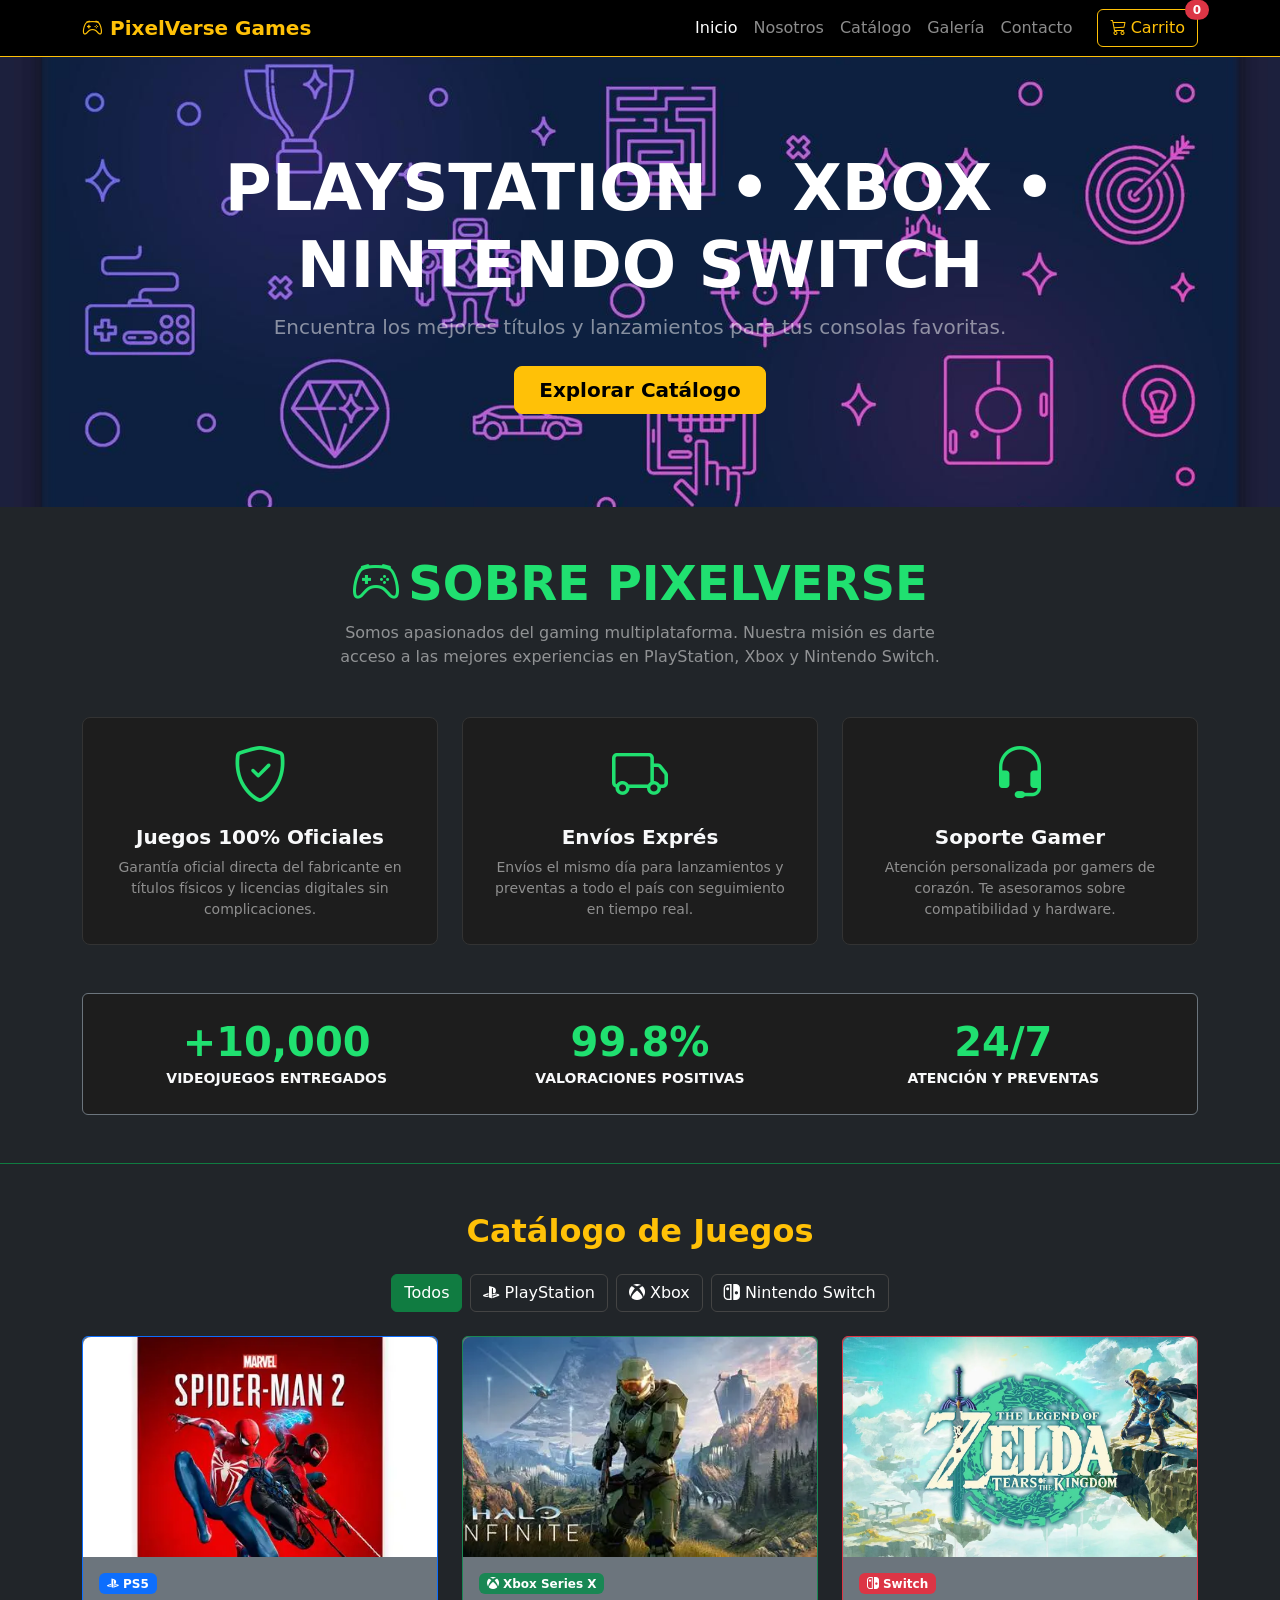
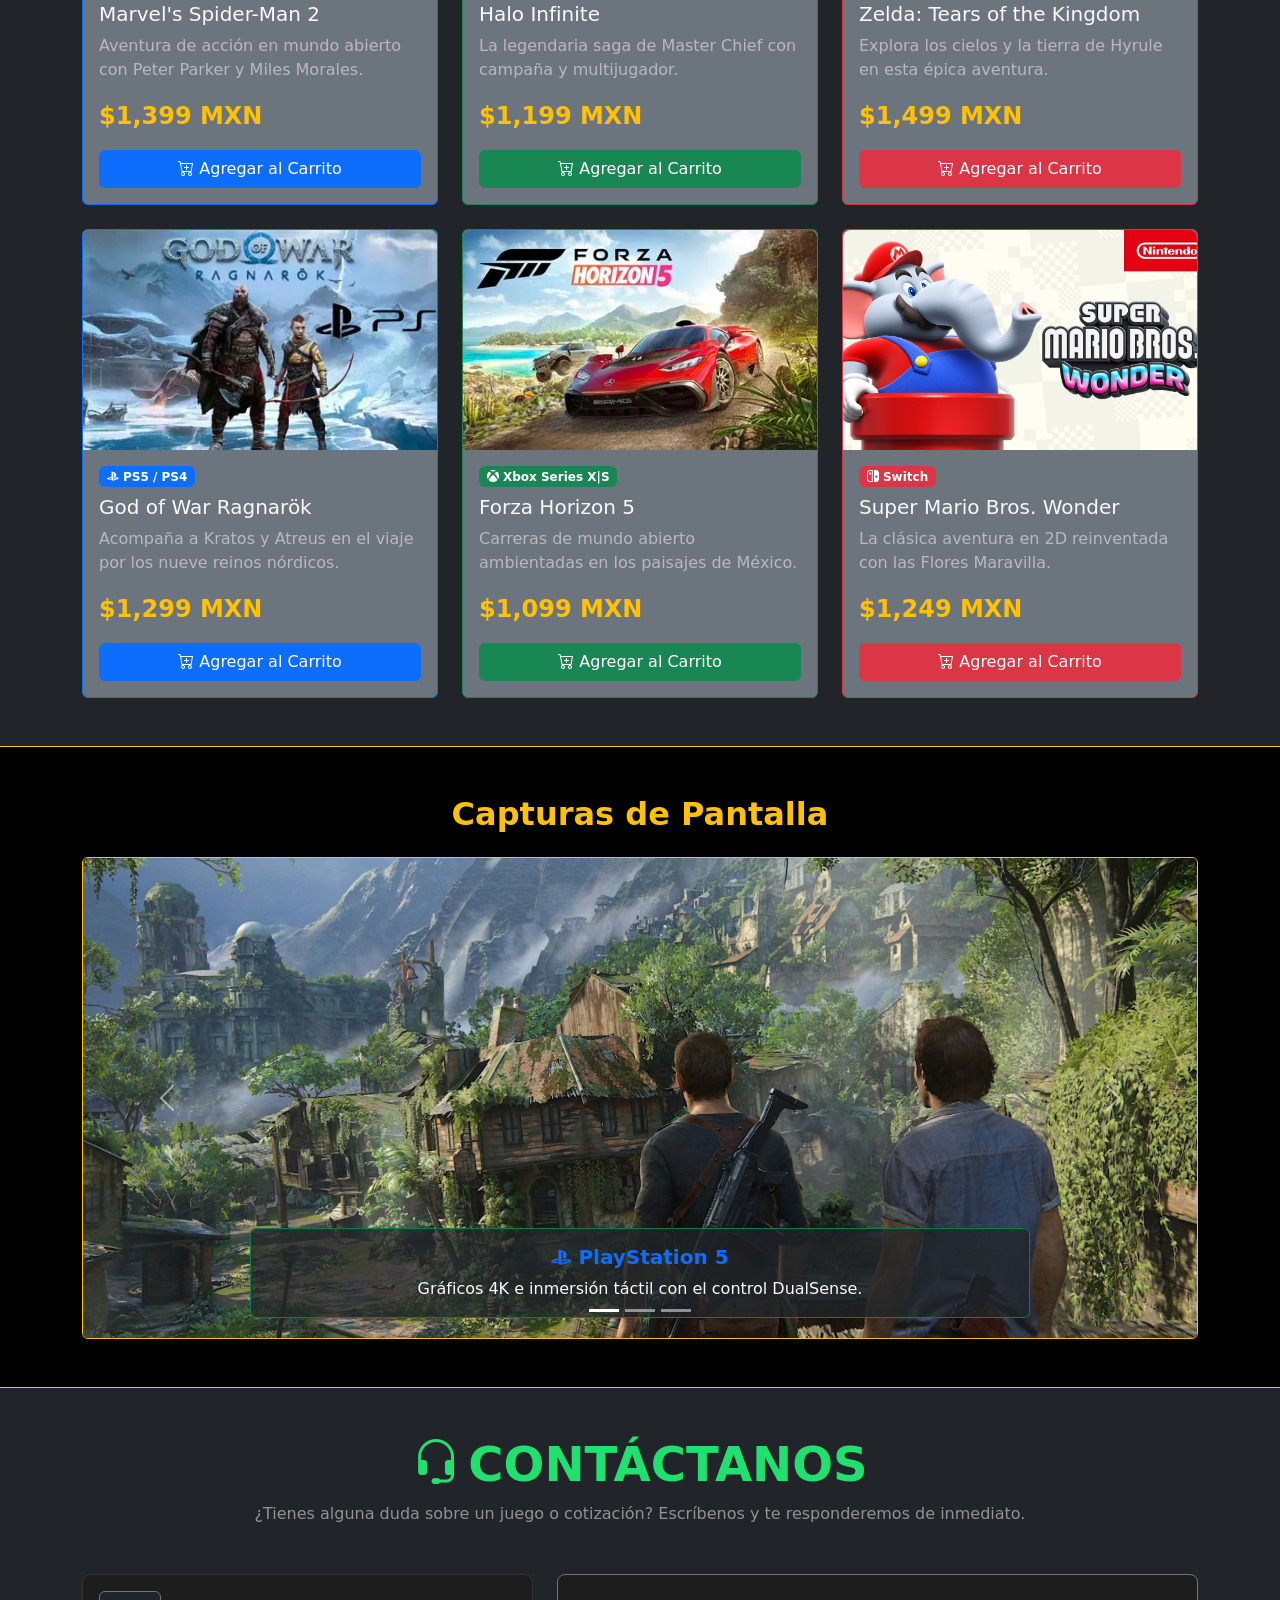
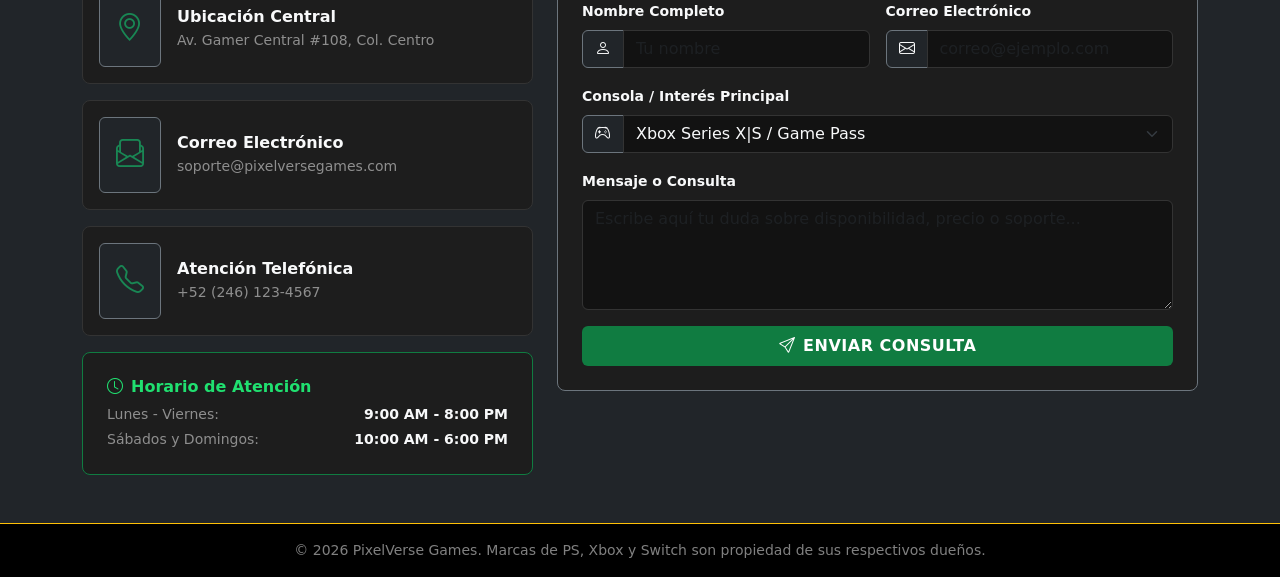
<file: index.html>
<!DOCTYPE html>
<html lang="es">
<head>
    <meta charset="UTF-8">
    <meta name="viewport" content="width=device-width, initial-scale=1.0">
    <title>PixelVerse Games - Consolas & Videojuegos</title>
    <!-- Bootstrap CSS -->
    <link href="https://cdn.jsdelivr.net/npm/bootstrap@5.3.2/dist/css/bootstrap.min.css" rel="stylesheet">
    <!-- Bootstrap Icons -->
    <link rel="stylesheet" href="https://cdn.jsdelivr.net/npm/bootstrap-icons@1.11.1/font/bootstrap-icons.css">
    <!-- Estilos Personalizados -->
    <link rel="stylesheet" href="css/styles.css">
</head> 

   <!-- Enlace al Manifiesto PWA -->
<link rel="manifest" href="./manifest.json">
<meta name="theme-color" content="#2563eb">

<!-- Registro del Service Worker -->
<script>
  if ('serviceWorker' in navigator) {
    window.addEventListener('load', () => {
      navigator.serviceWorker.register('./sw.js')
        .then(reg => console.log('Service Worker registrado con éxito:', reg.scope))
        .catch(err => console.error('Error al registrar el Service Worker:', err));
    });
  }
</script>
  
<body class="bg-dark text-light">

    <!-- BARRA DE NAVEGACIÓN -->
    <nav class="navbar navbar-expand-lg navbar-dark bg-black sticky-top border-bottom border-warning">
        <div class="container">
            <a class="navbar-brand fw-bold text-warning" href="#inicio">
                <i class="bi bi-controller me-2"></i>PixelVerse Games
            </a>
            <button class="navbar-toggler" type="button" data-bs-toggle="collapse" data-bs-target="#navbarNav">
                <span class="navbar-toggler-icon"></span>
            </button>
            <div class="collapse navbar-collapse" id="navbarNav">
                <ul class="navbar-nav ms-auto">
                    <li class="nav-item"><a class="nav-link active" href="#inicio">Inicio</a></li>
                    <li class="nav-item"><a class="nav-link" href="#nosotros">Nosotros</a></li>
                    <li class="nav-item"><a class="nav-link" href="#productos">Catálogo</a></li>
                    <li class="nav-item"><a class="nav-link" href="#galeria">Galería</a></li>
                    <li class="nav-item"><a class="nav-link" href="#contacto">Contacto</a></li>
                </ul>
                <button class="btn btn-outline-warning ms-lg-3 position-relative" data-bs-toggle="modal" data-bs-target="#modalCarrito">
                    <i class="bi bi-cart3"></i> Carrito
                    <span id="contador-carrito" class="position-absolute top-0 start-100 translate-middle badge rounded-pill bg-danger">0</span>
                </button>
            </div>
        </div>
    </nav>

    <!-- SECCIÓN 1: INICIO -->
    <section id="inicio" class="hero-section text-center text-white d-flex align-items-center">
        <div class="container py-5">
            <h1 class="display-3 fw-bold text-uppercase">PlayStation • Xbox • Nintendo Switch</h1>
            <p class="lead mb-4 text-white-50">Encuentra los mejores títulos y lanzamientos para tus consolas favoritas.</p>
            <a href="#productos" class="btn btn-warning btn-lg px-4 fw-bold">Explorar Catálogo</a>
        </div>
    </section>

    <!-- SECCIÓN 2: NOSOTROS MEJORADO -->
    <section id="nosotros" class="py-5 border-bottom border-xbox">
        <div class="container">
            <!-- Título principal -->
            <div class="text-center mb-5">
                <h2 class="brand-xbox fw-bold display-5 text-uppercase mb-2">
                    <i class="bi bi-controller me-2"></i>Sobre PixelVerse
                </h2>
                <p class="text-white-50 mx-auto" style="max-width: 650px;">
                    Somos apasionados del gaming multiplataforma. Nuestra misión es darte acceso a las mejores experiencias en PlayStation, Xbox y Nintendo Switch.
                </p>
            </div>

            <!-- Tarjetas Informativas / Valores -->
            <div class="row g-4 mb-5">
                <div class="col-md-4">
                    <div class="card card-xbox h-100 text-center p-4">
                        <div class="mb-3">
                            <i class="bi bi-shield-check display-4 brand-xbox"></i>
                        </div>
                        <h5 class="fw-bold text-light">Juegos 100% Oficiales</h5>
                        <p class="text-white-50 small mb-0">
                            Garantía oficial directa del fabricante en títulos físicos y licencias digitales sin complicaciones.
                        </p>
                    </div>
                </div>

                <div class="col-md-4">
                    <div class="card card-xbox h-100 text-center p-4">
                        <div class="mb-3">
                            <i class="bi bi-truck display-4 brand-xbox"></i>
                        </div>
                        <h5 class="fw-bold text-light">Envíos Exprés</h5>
                        <p class="text-white-50 small mb-0">
                            Envíos el mismo día para lanzamientos y preventas a todo el país con seguimiento en tiempo real.
                        </p>
                    </div>
                </div>

                <div class="col-md-4">
                    <div class="card card-xbox h-100 text-center p-4">
                        <div class="mb-3">
                            <i class="bi bi-headset display-4 brand-xbox"></i>
                        </div>
                        <h5 class="fw-bold text-light">Soporte Gamer</h5>
                        <p class="text-white-50 small mb-0">
                            Atención personalizada por gamers de corazón. Te asesoramos sobre compatibilidad y hardware.
                        </p>
                    </div>
                </div>
            </div>

            <!-- Métrica / Estadísticas de la Comunidad -->
            <div class="p-4 rounded bg-xbox-secondary border border-secondary text-center">
                <div class="row align-items-center">
                    <div class="col-md-4 mb-3 mb-md-0">
                        <h3 class="fw-bold brand-xbox display-6 mb-0">+10,000</h3>
                        <small class="text-uppercase text-light fw-semibold">Videojuegos Entregados</small>
                    </div>
                    <div class="col-md-4 mb-3 mb-md-0">
                        <h3 class="fw-bold brand-xbox display-6 mb-0">99.8%</h3>
                        <small class="text-uppercase text-light fw-semibold">Valoraciones Positivas</small>
                    </div>
                    <div class="col-md-4">
                        <h3 class="fw-bold brand-xbox display-6 mb-0">24/7</h3>
                        <small class="text-uppercase text-light fw-semibold">Atención y Preventas</small>
                    </div>
                </div>
            </div>
        </div>
    </section>

    <!-- SECCIÓN 3: PRODUCTOS / CATÁLOGO -->
    <section id="productos" class="py-5 border-bottom border-warning">
        <div class="container">
            <h2 class="text-center text-warning fw-bold mb-4">Catálogo de Juegos</h2>

            <!-- Botones de Filtro por Plataforma -->
            <div class="d-flex justify-content-center gap-2 mb-4 flex-wrap">
                <button class="btn btn-outline-light active btn-filtro" data-filtro="todos">Todos</button>
                <button class="btn btn-outline-primary btn-filtro" data-filtro="playstation"><i class="bi bi-playstation"></i> PlayStation</button>
                <button class="btn btn-outline-success btn-filtro" data-filtro="xbox"><i class="bi bi-xbox"></i> Xbox</button>
                <button class="btn btn-outline-danger btn-filtro" data-filtro="nintendo"><i class="bi bi-nintendo-switch"></i> Nintendo Switch</button>
            </div>

            <div class="row g-4" id="contenedor-productos">
                <!-- Juego PlayStation 1 -->
                <div class="col-md-4 tarjeta-producto" data-categoria="playstation">
                    <div class="card h-100 bg-secondary text-white border-primary">
                        <img src="Spiderman.webp" class="card-img-top" alt="Spider-Man 2">
                        <div class="card-body d-flex flex-column">
                            <span class="badge bg-primary mb-2 w-auto me-auto"><i class="bi bi-playstation"></i> PS5</span>
                            <h5 class="card-title text-light">Marvel's Spider-Man 2</h5>
                            <p class="card-text text-white-50">Aventura de acción en mundo abierto con Peter Parker y Miles Morales.</p>
                            <p class="fw-bold text-warning fs-4 mt-auto">$1,399 MXN</p>
                            <button class="btn btn-primary w-100 btn-agregar" data-nombre="Marvel's Spider-Man 2 (PS5)" data-precio="1399">
                                <i class="bi bi-cart-plus"></i> Agregar al Carrito
                            </button>
                        </div>
                    </div>
                </div>

                <!-- Juego Xbox 1 -->
                <div class="col-md-4 tarjeta-producto" data-categoria="xbox">
                    <div class="card h-100 bg-secondary text-white border-success">
                        <img src="Halo infinite.webp" class="card-img-top" alt="Halo Infinite">
                        <div class="card-body d-flex flex-column">
                            <span class="badge bg-success mb-2 w-auto me-auto"><i class="bi bi-xbox"></i> Xbox Series X</span>
                            <h5 class="card-title text-light">Halo Infinite</h5>
                            <p class="card-text text-white-50">La legendaria saga de Master Chief con campaña y multijugador.</p>
                            <p class="fw-bold text-warning fs-4 mt-auto">$1,199 MXN</p>
                            <button class="btn btn-success w-100 btn-agregar" data-nombre="Halo Infinite (Xbox)" data-precio="1199">
                                <i class="bi bi-cart-plus"></i> Agregar al Carrito
                            </button>
                        </div>
                    </div>
                </div>

                <!-- Juego Nintendo 1 -->
                <div class="col-md-4 tarjeta-producto" data-categoria="nintendo">
                    <div class="card h-100 bg-secondary text-white border-danger">
                        <img src="zelda.webp" class="card-img-top" alt="Zelda Tears of the Kingdom">
                        <div class="card-body d-flex flex-column">
                            <span class="badge bg-danger mb-2 w-auto me-auto"><i class="bi bi-nintendo-switch"></i> Switch</span>
                            <h5 class="card-title text-light">Zelda: Tears of the Kingdom</h5>
                            <p class="card-text text-white-50">Explora los cielos y la tierra de Hyrule en esta épica aventura.</p>
                            <p class="fw-bold text-warning fs-4 mt-auto">$1,499 MXN</p>
                            <button class="btn btn-danger w-100 btn-agregar" data-nombre="Zelda: Tears of the Kingdom (Switch)" data-precio="1499">
                                <i class="bi bi-cart-plus"></i> Agregar al Carrito
                            </button>
                        </div>
                    </div>
                </div>

                <!-- Juego PlayStation 2 -->
                <div class="col-md-4 tarjeta-producto" data-categoria="playstation">
                    <div class="card h-100 bg-secondary text-white border-primary">
                        <img src="gowr.webp" class="card-img-top" alt="God of War Ragnarök">
                        <div class="card-body d-flex flex-column">
                            <span class="badge bg-primary mb-2 w-auto me-auto"><i class="bi bi-playstation"></i> PS5 / PS4</span>
                            <h5 class="card-title text-light">God of War Ragnarök</h5>
                            <p class="card-text text-white-50">Acompaña a Kratos y Atreus en el viaje por los nueve reinos nórdicos.</p>
                            <p class="fw-bold text-warning fs-4 mt-auto">$1,299 MXN</p>
                            <button class="btn btn-primary w-100 btn-agregar" data-nombre="God of War Ragnarök (PS5)" data-precio="1299">
                                <i class="bi bi-cart-plus"></i> Agregar al Carrito
                            </button>
                        </div>
                    </div>
                </div>

                <!-- Juego Xbox 2 -->
                <div class="col-md-4 tarjeta-producto" data-categoria="xbox">
                    <div class="card h-100 bg-secondary text-white border-success">
                        <img src="forza5.webp" class="card-img-top" alt="Forza Horizon 5">
                        <div class="card-body d-flex flex-column">
                            <span class="badge bg-success mb-2 w-auto me-auto"><i class="bi bi-xbox"></i> Xbox Series X|S</span>
                            <h5 class="card-title text-light">Forza Horizon 5</h5>
                            <p class="card-text text-white-50">Carreras de mundo abierto ambientadas en los paisajes de México.</p>
                            <p class="fw-bold text-warning fs-4 mt-auto">$1,099 MXN</p>
                            <button class="btn btn-success w-100 btn-agregar" data-nombre="Forza Horizon 5 (Xbox)" data-precio="1099">
                                <i class="bi bi-cart-plus"></i> Agregar al Carrito
                            </button>
                        </div>
                    </div>
                </div>

                <!-- Juego Nintendo 2 -->
                <div class="col-md-4 tarjeta-producto" data-categoria="nintendo">
                    <div class="card h-100 bg-secondary text-white border-danger">
                        <img src="wonder.jpg" class="card-img-top" alt="Super Mario Bros. Wonder">
                        <div class="card-body d-flex flex-column">
                            <span class="badge bg-danger mb-2 w-auto me-auto"><i class="bi bi-nintendo-switch"></i> Switch</span>
                            <h5 class="card-title text-light">Super Mario Bros. Wonder</h5>
                            <p class="card-text text-white-50">La clásica aventura en 2D reinventada con las Flores Maravilla.</p>
                            <p class="fw-bold text-warning fs-4 mt-auto">$1,249 MXN</p>
                            <button class="btn btn-danger w-100 btn-agregar" data-nombre="Super Mario Bros. Wonder (Switch)" data-precio="1249">
                                <i class="bi bi-cart-plus"></i> Agregar al Carrito
                            </button>
                        </div>
                    </div>
                </div>
            </div>
        </div>
    </section>

    <!-- SECCIÓN 4: GALERÍA CON CARRUSEL DE CAPTURAS -->
    <section id="galeria" class="py-5 bg-black border-bottom border-warning">
        <div class="container">
            <h2 class="text-center text-warning fw-bold mb-4">Capturas de Pantalla</h2>
            
            <div id="carruselConsolas" class="carousel slide border border-warning rounded overflow-hidden" data-bs-ride="carousel">
                <!-- Indicadores inferiores -->
                <div class="carousel-indicators">
                    <button type="button" data-bs-target="#carruselConsolas" data-bs-slide-to="0" class="active"></button>
                    <button type="button" data-bs-target="#carruselConsolas" data-bs-slide-to="1"></button>
                    <button type="button" data-bs-target="#carruselConsolas" data-bs-slide-to="2"></button>
                </div>

                <!-- Diapositivas -->
                <div class="carousel-inner">
                    <div class="carousel-item active">
                        <img src="uncharted.jpg" class="d-block w-100" alt="Captura PS5">
                        <div class="carousel-caption d-none d-md-block bg-dark bg-opacity-75 rounded p-3">
                            <h5 class="text-primary fw-bold"><i class="bi bi-playstation"></i> PlayStation 5</h5>
                            <p class="mb-0 text-light">Gráficos 4K e inmersión táctil con el control DualSense.</p>
                        </div>
                    </div>
                    <div class="carousel-item">
                        <img src="gears 4k..jpg" class="d-block w-100" alt="Captura Xbox">
                        <div class="carousel-caption d-none d-md-block bg-dark bg-opacity-75 rounded p-3">
                            <h5 class="text-success fw-bold"><i class="bi bi-xbox"></i> Xbox Series X</h5>
                            <p class="mb-0 text-light">Rendimiento hasta 120 FPS y acceso directo a Game Pass.</p>
                        </div>
                    </div>
                    <div class="carousel-item">
                        <img src="marioOd.png" class="d-block w-100" alt="Captura Nintendo">
                        <div class="carousel-caption d-none d-md-block bg-dark bg-opacity-75 rounded p-3">
                            <h5 class="text-danger fw-bold"><i class="bi bi-nintendo-switch"></i> Nintendo Switch</h5>
                            <p class="mb-0 text-light">Versatilidad total: juega en la televisión o en modo portátil.</p>
                        </div>
                    </div>
                </div>

                <!-- Controles lateral izquierdo/derecho -->
                <button class="carousel-control-prev" type="button" data-bs-target="#carruselConsolas" data-bs-slide="prev">
                    <span class="carousel-control-prev-icon"></span>
                </button>
                <button class="carousel-control-next" type="button" data-bs-target="#carruselConsolas" data-bs-slide="next">
                    <span class="carousel-control-next-icon"></span>
                </button>
            </div>
        </div>
    </section>

    <!-- SECCIÓN 5: CONTACTO MEJORADO -->
    <section id="contacto" class="py-5">
        <div class="container">
            <div class="text-center mb-5">
                <h2 class="brand-xbox fw-bold display-5 text-uppercase mb-2">
                    <i class="bi bi-headset me-2"></i>Contáctanos
                </h2>
                <p class="text-white-50">¿Tienes alguna duda sobre un juego o cotización? Escríbenos y te responderemos de inmediato.</p>
            </div>

            <div class="row g-4 justify-content-center">
                <!-- Columna Izquierda: Información de Contacto y Canales Directos -->
                <div class="col-lg-5">
                    <div class="h-100 d-flex flex-column justify-content-between gap-3">
                        <div class="card card-xbox p-3 d-flex flex-row align-items-center gap-3">
                            <div class="p-3 bg-dark rounded border border-secondary text-success">
                                <i class="bi bi-geo-alt fs-3"></i>
                            </div>
                            <div>
                                <h6 class="mb-1 text-light fw-bold">Ubicación Central</h6>
                                <p class="mb-0 text-white-50 small">Av. Gamer Central #108, Col. Centro</p>
                            </div>
                        </div>

                        <div class="card card-xbox p-3 d-flex flex-row align-items-center gap-3">
                            <div class="p-3 bg-dark rounded border border-secondary text-success">
                                <i class="bi bi-envelope-paper fs-3"></i>
                            </div>
                            <div>
                                <h6 class="mb-1 text-light fw-bold">Correo Electrónico</h6>
                                <p class="mb-0 text-white-50 small">soporte@pixelversegames.com</p>
                            </div>
                        </div>

                        <div class="card card-xbox p-3 d-flex flex-row align-items-center gap-3">
                            <div class="p-3 bg-dark rounded border border-secondary text-success">
                                <i class="bi bi-telephone fs-3"></i>
                            </div>
                            <div>
                                <h6 class="mb-1 text-light fw-bold">Atención Telefónica</h6>
                                <p class="mb-0 text-white-50 small">+52 (246) 123-4567</p>
                            </div>
                        </div>

                        <!-- Horario de Atención -->
                        <div class="card card-xbox p-4 border-xbox">
                            <h6 class="brand-xbox fw-bold mb-2"><i class="bi bi-clock me-2"></i>Horario de Atención</h6>
                            <ul class="list-unstyled small text-white-50 mb-0">
                                <li class="d-flex justify-content-between mb-1">
                                    <span>Lunes - Viernes:</span>
                                    <strong class="text-light">9:00 AM - 8:00 PM</strong>
                                </li>
                                <li class="d-flex justify-content-between">
                                    <span>Sábados y Domingos:</span>
                                    <strong class="text-light">10:00 AM - 6:00 PM</strong>
                                </li>
                            </ul>
                        </div>
                    </div>
                </div>

                <!-- Columna Derecha: Formulario de Contacto -->
                <div class="col-lg-7">
                    <div class="card card-xbox p-4 border border-secondary">
                        <form id="formContacto">
                            <div class="row g-3">
                                <div class="col-md-6">
                                    <label for="nombre" class="form-label text-light small fw-bold">Nombre Completo</label>
                                    <div class="input-group">
                                        <span class="input-group-text bg-dark text-light border-secondary"><i class="bi bi-person"></i></span>
                                        <input type="text" class="form-control input-xbox text-light" id="nombre" required placeholder="Tu nombre">
                                    </div>
                                </div>
                                <div class="col-md-6">
                                    <label for="email" class="form-label text-light small fw-bold">Correo Electrónico</label>
                                    <div class="input-group">
                                        <span class="input-group-text bg-dark text-light border-secondary"><i class="bi bi-envelope"></i></span>
                                        <input type="email" class="form-control input-xbox text-light" id="email" required placeholder="correo@ejemplo.com">
                                    </div>
                                </div>
                                <div class="col-12">
                                    <label for="consolaPref" class="form-label text-light small fw-bold">Consola / Interés Principal</label>
                                    <div class="input-group">
                                        <span class="input-group-text bg-dark text-light border-secondary"><i class="bi bi-controller"></i></span>
                                        <select class="form-select input-xbox text-light" id="consolaPref">
                                            <option value="xbox" class="bg-dark text-light">Xbox Series X|S / Game Pass</option>
                                            <option value="playstation" class="bg-dark text-light">PlayStation 5</option>
                                            <option value="nintendo" class="bg-dark text-light">Nintendo Switch</option>
                                            <option value="general" class="bg-dark text-light">Consulta General / Cotización</option>
                                        </select>
                                    </div>
                                </div>
                                <div class="col-12">
                                    <label for="mensaje" class="form-label text-light small fw-bold">Mensaje o Consulta</label>
                                    <textarea class="form-control input-xbox text-light" id="mensaje" rows="4" required placeholder="Escribe aquí tu duda sobre disponibilidad, precio o soporte..."></textarea>
                                </div>
                                <div class="col-12">
                                    <button type="submit" class="btn btn-xbox-green w-100 py-2 fs-6 text-uppercase tracking-wider">
                                        <i class="bi bi-send me-2"></i>Enviar Consulta
                                    </button>
                                </div>
                            </div>
                        </form>

                        <!-- Alerta con icono -->
                        <div id="alertaContacto" class="alert alert-success mt-3 d-none align-items-center" role="alert">
                            <i class="bi bi-check-circle-fill me-2 fs-5"></i>
                            <div>¡Gracias por tu mensaje! Te responderemos muy pronto con los detalles.</div>
                        </div>
                    </div>
                </div>
            </div>
        </div>
    </section>

    <!-- FOOTER -->
    <footer class="bg-black text-center text-white-50 py-3 border-top border-warning small">
        <div class="container">
            <p class="mb-0">&copy; 2026 PixelVerse Games. Marcas de PS, Xbox y Switch son propiedad de sus respectivos dueños.</p>
        </div>
    </footer>

    <!-- MODAL CARRITO -->
    <div class="modal fade text-dark" id="modalCarrito" tabindex="-1">
        <div class="modal-dialog">
            <div class="modal-content">
                <div class="modal-header bg-warning text-dark">
                    <h5 class="modal-title fw-bold"><i class="bi bi-cart3"></i> Carrito de Compras</h5>
                    <button type="button" class="btn-close" data-bs-dismiss="modal"></button>
                </div>
                <div class="modal-body">
                    <ul id="lista-carrito" class="list-group mb-3">
                        <li class="list-group-item text-center">Tu carrito está vacío.</li>
                    </ul>
                    <div class="d-flex justify-content-between fw-bold fs-5">
                        <span>Total:</span>
                        <span id="total-carrito">$0 MXN</span>
                    </div>
                </div>
                <div class="modal-footer">
                    <button type="button" class="btn btn-secondary" data-bs-dismiss="modal">Cerrar</button>
                    <button type="button" id="btn-vaciar" class="btn btn-outline-danger">Vaciar Carrito</button>
                </div>
            </div>
        </div>
    </div>

    <!-- Bootstrap JS -->
    <script src="https://cdn.jsdelivr.net/npm/bootstrap@5.3.2/dist/js/bootstrap.bundle.min.js"></script>
    <!-- Script Personalizado -->
    <script src="js/main.js"></script>
</body>
</html>
</file>
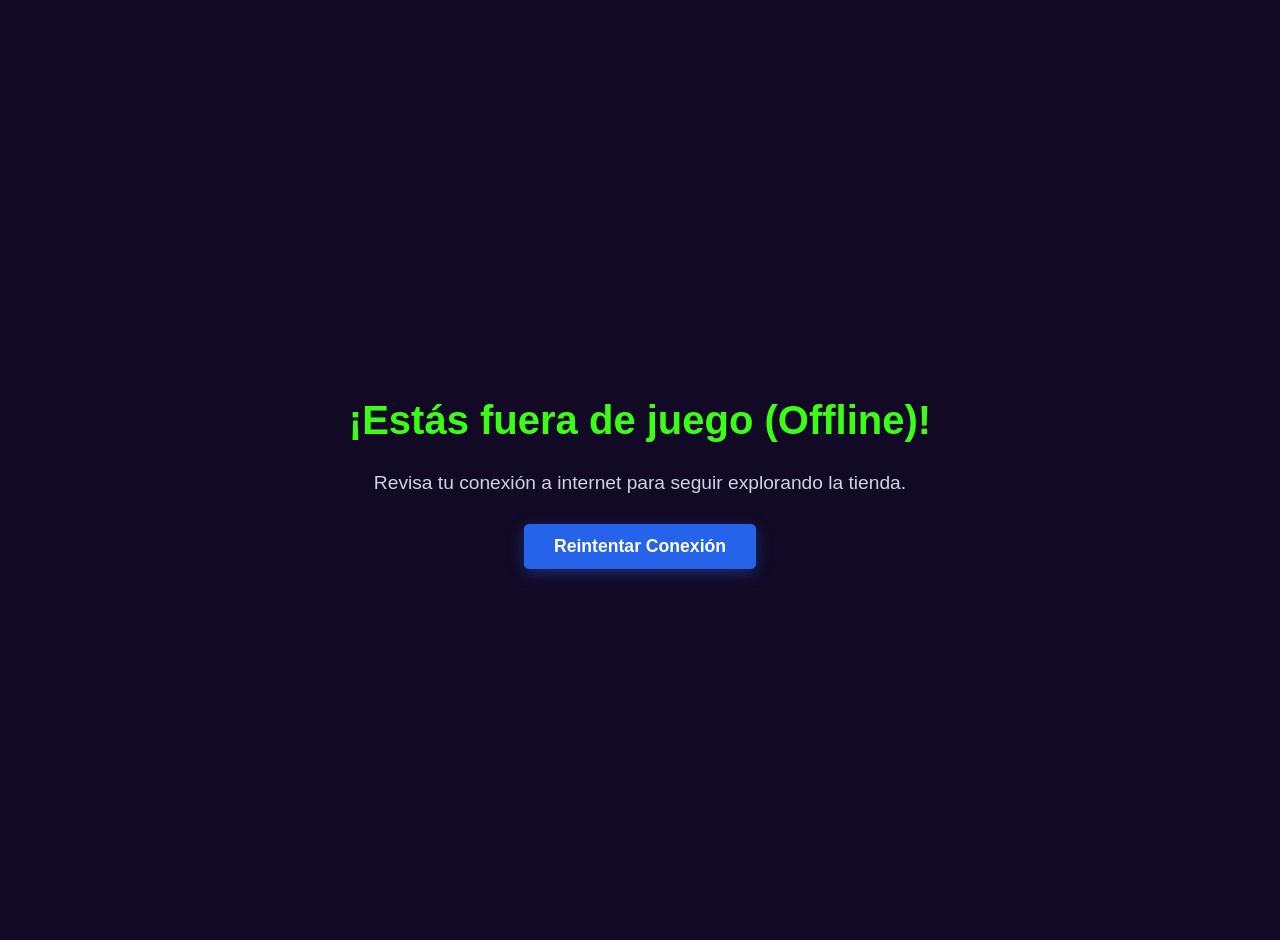
<file: offline.html>
<!DOCTYPE html>
<html lang="es">
<head>
    <meta charset="UTF-8">
    <meta name="viewport" content="width=device-width, initial-scale=1.0">
    <title>Sin Conexión - GameStore</title>
    <style>
        body {
            font-family: 'Roboto', sans-serif;
            background-color: #120924;
            color: #ffffff;
            display: flex;
            flex-direction: column;
            justify-content: center;
            align-items: center;
            height: 100vh; 
            margin: 0;
            text-align: center;
            padding: 20px;
        }
        h1 {
            font-size: 2.5rem;
            color: #39ff14; /* Verde Neón Gamer */
            margin-bottom: 10px;
        }
        p {
            font-size: 1.2rem;
            color: #cbd5e1;
            margin-bottom: 30px;
        }
        button {
            font-size: 1.1rem;
            font-weight: bold;
            padding: 12px 30px;
            border-radius: 5px;
            border: none;
            background-color: #2563eb;
            color: white;
            cursor: pointer;
            box-shadow: 0 4px 15px rgba(37, 99, 235, 0.4);
            transition: 0.2s;
        }
        button:hover {
            background-color: #1d4ed8;
        }
    </style>
</head>
<body>
    <h1>¡Estás fuera de juego (Offline)!</h1>
    <p>Revisa tu conexión a internet para seguir explorando la tienda.</p>
    <button onclick="window.location.reload()">Reintentar Conexión</button>
</body>
</html>
</file>
<file: css/styles.css>
/* PALETA OFICIAL ESTILO XBOX */
:root {
    --xbox-black: #0e0e0e;            /* Fondo negro */
    --xbox-card: #1d1d1d;             /* Fondo gris carbón para cards */
    --xbox-card-hover: #2a2a2a;       /* Efecto hover */
    --xbox-green: #107c41;            /* Verde Xbox oficial */
    --xbox-green-neon: #107c41;       /* Verde acento */
    --xbox-text-light: #ffffff;       /* Texto blanco */
    --xbox-text-muted: #aaaaaa;       /* Texto secundario */
}

/* Forzar reglas globales */
body {
    background-color: var(--xbox-black) !important;
    color: var(--xbox-text-light) !important;
    font-family: 'Segoe UI', system-ui, -apple-system, sans-serif;
    opacity: 1 !important;
}

html {
    scroll-behavior: smooth;
}

section, nav, footer {
    opacity: 1 !important;
    position: relative;
    z-index: 1;
}

/* Navbar */
.navbar-xbox {
    background-color: #050505 !important;
    border-bottom: 3px solid var(--xbox-green);
}

.brand-xbox {
    color: #20e070 !important;
}

/* Banner Principal (Hero) */
.hero-section {
    background-image: url("../banner.jpg");
    background-size: cover;
    background-position: center;
    background-repeat: no-repeat;
    min-height: 450px;
    width: 100%;
}
/* Tarjetas (Cards) */
.card-xbox {
    background-color: var(--xbox-card) !important;
    border: 1px solid #333333;
    border-radius: 8px;
    transition: transform 0.25s ease, box-shadow 0.25s ease, border-color 0.25s ease;
}

.card-xbox:hover {
    transform: translateY(-6px);
    background-color: var(--xbox-card-hover) !important;
    border-color: #20e070;
    box-shadow: 0 8px 20px rgba(16, 124, 65, 0.4);
}

.card-img-top {
    height: 220px;
    object-fit: cover;
    border-top-left-radius: 8px;
    border-top-right-radius: 8px;
}

/* Botones Verde Xbox */
.btn-xbox-green {
    background-color: var(--xbox-green);
    color: #ffffff;
    font-weight: bold;
    border: none;
    transition: all 0.2s ease-in-out;
}

.btn-xbox-green:hover {
    background-color: #129a51;
    color: #ffffff;
    box-shadow: 0 0 12px rgba(16, 124, 65, 0.6);
}

/* Botones Filtro */
.btn-filtro {
    border: 1px solid #444444;
    color: var(--xbox-text-light);
    background-color: transparent;
    transition: all 0.2s ease;
}

.btn-filtro:hover, .btn-filtro.active {
    background-color: var(--xbox-green);
    color: #ffffff;
    border-color: var(--xbox-green);
}

/* Precios e Inputs */
.precio-xbox {
    color: #20e070;
}

.bg-xbox-secondary {
    background-color: var(--xbox-card) !important;
}

.input-xbox {
    background-color: #121212;
    border: 1px solid #333333;
    color: #ffffff;
}

.input-xbox:focus {
    background-color: #121212;
    border-color: #20e070;
    color: #ffffff;
    box-shadow: 0 0 8px rgba(16, 124, 65, 0.4);
}

/* Carrusel y Modales */
.carousel-item img {
    max-height: 480px;
    object-fit: cover;
}

.carousel-caption {
    background: rgba(14, 14, 14, 0.85);
    border: 1px solid var(--xbox-green);
}

.modal-content {
    background-color: var(--xbox-card);
    border: 1px solid var(--xbox-green);
}

.modal-header {
    background-color: var(--xbox-green);
}

.border-xbox {
    border-color: var(--xbox-green) !important;
}

/* Ajustes para inputs y componentes de contacto */
.input-group-text {
    border-color: #333333;
}

.tracking-wider {
    letter-spacing: 0.5px;
}

.card-xbox {
    background-color: var(--xbox-card) !important;
}
</file>
